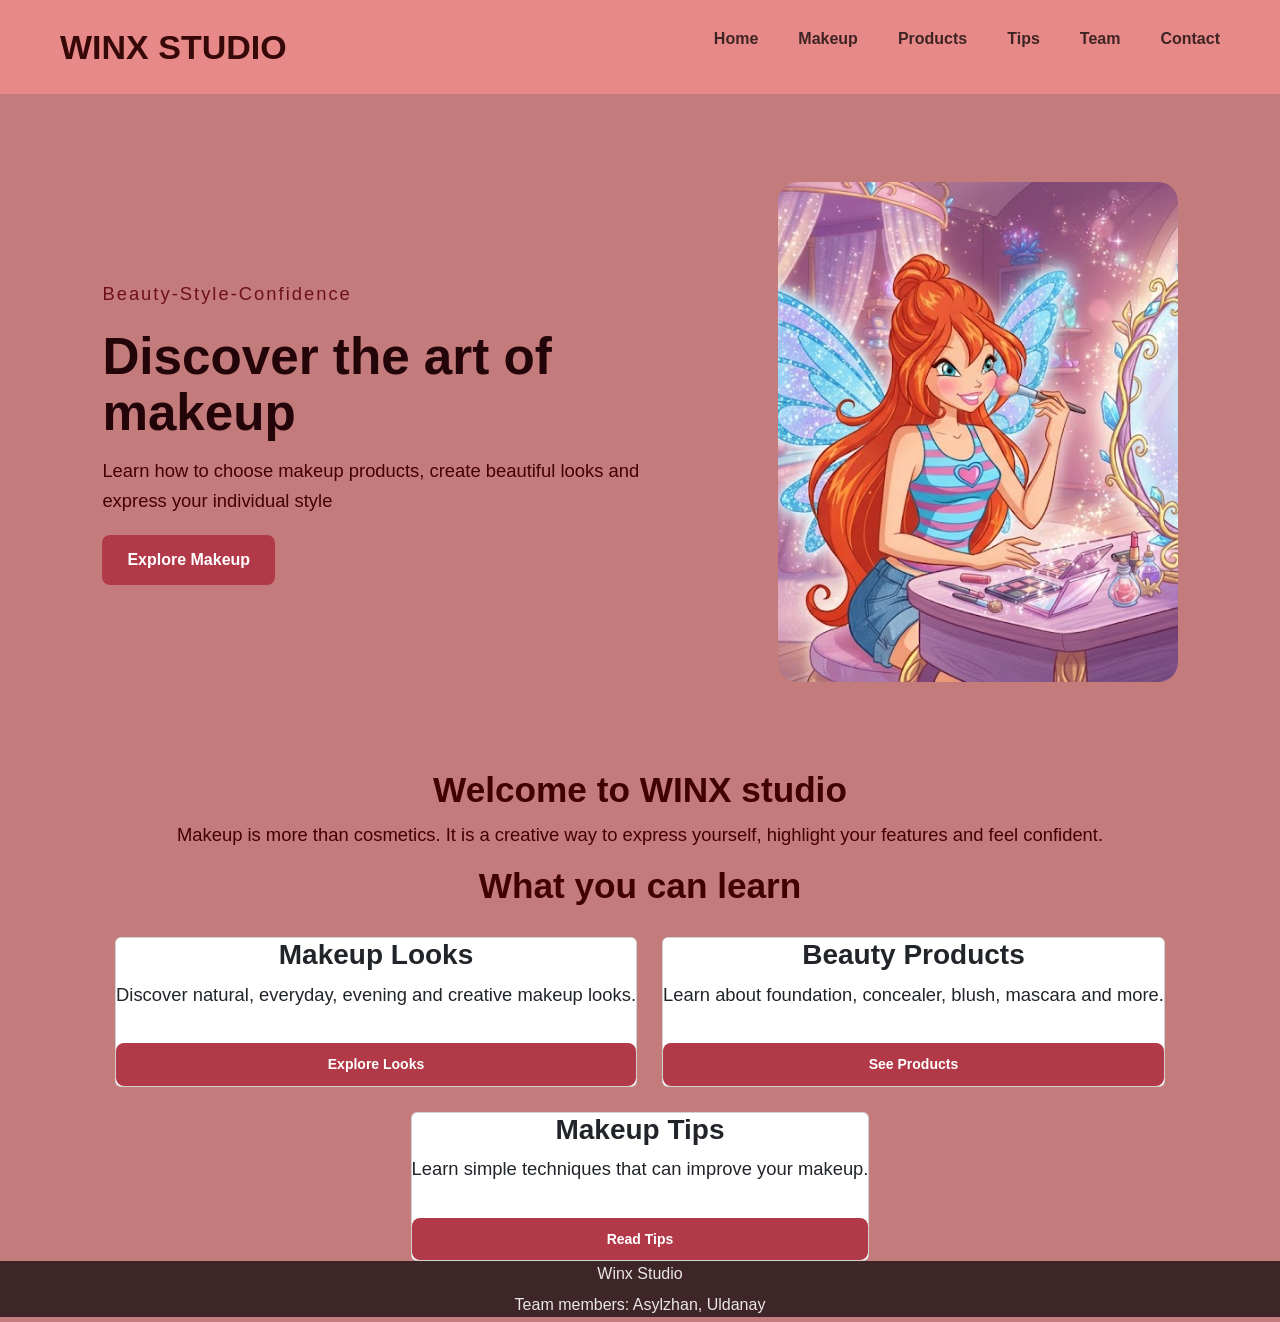
<file: index.html>
<!DOCTYPE html>
<html lang="en">
    <head>
        <meta charset="UTF-8">
        <meta name="viewport" content="width=device-width,initial-scale=1.0">
        <title>Winx Studio</title>
        <link href="https://cdn.jsdelivr.net/npm/bootstrap@5.3.3/dist/css/bootstrap.min.css"
    rel="stylesheet">

<link rel="stylesheet" href="css/style.css">
    </head>
    <body>
        <header>
            <nav class="navbar">
                <a href="index.html" class="logo">WINX STUDIO</a>
                <ul class="nav-menu">
                    <li><a href="index.html">Home</a></li>
                    <li><a href="makeup.html">Makeup</a></li>
                    <li><a href="products.html">Products</a></li>
                    <li><a href="tips.html">Tips</a></li>
                    <li><a href="team.html">Team</a></li>
                    <li><a href="contact.html">Contact</a></li>
                </ul>
            </nav>
        </header>

        <main>
            <section class="hero">
                <div class="hero-text">
                    <p class="small-title">Beauty-Style-Confidence</p>
                    <h1>Discover the art of makeup</h1>
                    <p>Learn how to choose makeup products, create beautiful looks and express your individual style</p>
                    <a href="makeup.html" class="button">Explore Makeup</a>
                </div>
                <div class="hero-image">
                    <img src="images/image.png" alt="Makeup">
                </div>
            </section>

            <section class="about-section">
                <h2>Welcome to WINX studio</h2>
                <p>
                    Makeup is more than cosmetics.
                    It is a creative way to express yourself,
                    highlight your features and feel confident.
                </p>

                <section class="cards-section">
                    <h2>What you can learn</h2>

                    <div class="cards">
                        <div class="card">
                            <h3>Makeup Looks</h3>
                            <p>
                                Discover natural, everyday,
                                evening and creative makeup looks.
                            </p>
                            <a href="makeup.html" class="btn-card">Explore Looks</a>
                        </div>

                        <div class="card">
                            <h3>Beauty Products</h3>
                            <p>
                                Learn about foundation,
                                concealer, blush, mascara and more.
                            </p>
                            <a href="products.html" class="btn-card">See Products</a>
                        </div>

                        <div class="card">
                            <h3>Makeup Tips</h3>
                            <p>
                                Learn simple techniques
                                that can improve your makeup.
                            </p>
                            <a href="tips.html" class="btn-card">Read Tips</a>
                        </div>
                    </div>
                </section>
            </section>
        </main>

        <footer>
            <p>Winx Studio</p>
            <p>Team members: Asylzhan, Uldanay</p>
        </footer>
        <script src="https://cdn.jsdelivr.net/npm/bootstrap@5.3.3/dist/js/bootstrap.bundle.min.js">
</script>
    </body>
</html>
</file>
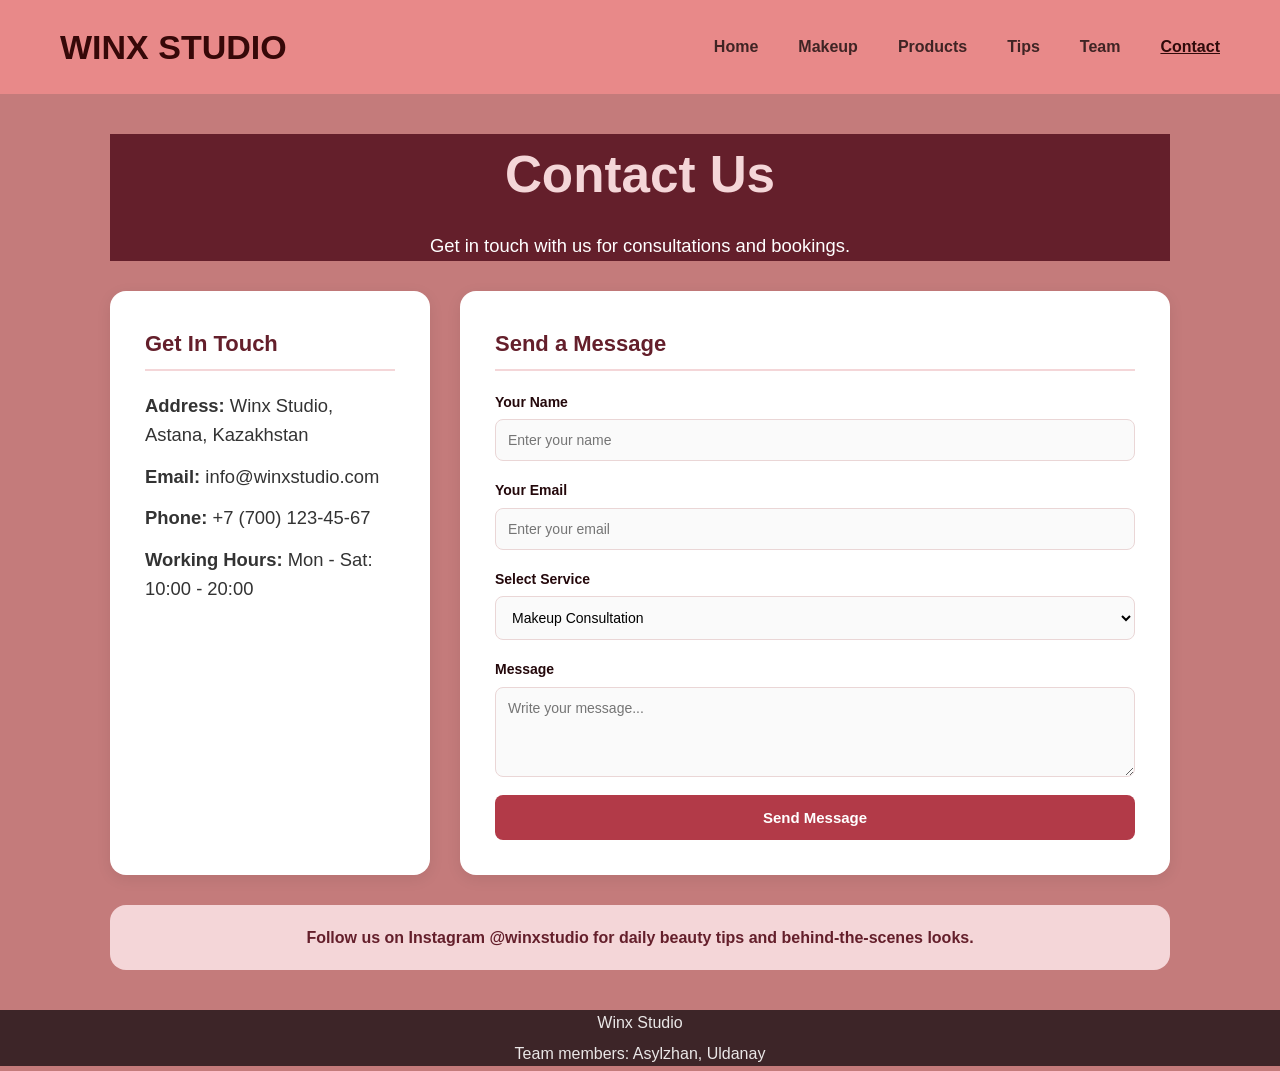
<file: contact.html>
<!DOCTYPE html>
<html lang="en">
<head>
    <meta charset="UTF-8">
    <meta name="viewport" content="width=device-width, initial-scale=1.0">
    <title>Contact Us - Winx Studio</title>
    <link rel="stylesheet" href="css/style.css">
</head>
<body>
    <header>
        <nav class="navbar">
            <a href="index.html" class="logo">WINX STUDIO</a>
            <ul class="nav-menu">
                <li><a href="index.html">Home</a></li>
                <li><a href="makeup.html">Makeup</a></li>
                <li><a href="products.html">Products</a></li>
                <li><a href="tips.html">Tips</a></li>
                <li><a href="team.html">Team</a></li>
                <li><a href="contact.html" class="active">Contact</a></li>
            </ul>
        </nav>
    </header>

    <main>
        <div class="container">
            <div class="contact-grid">
                <section class="page-title">
                    <h1>Contact Us</h1>
                    <p>Get in touch with us for consultations and bookings.</p>
                </section>

                <div class="contact-info">
                    <h3>Get In Touch</h3>
                    <p><strong>Address:</strong> Winx Studio, Astana, Kazakhstan</p>
                    <p><strong>Email:</strong> info@winxstudio.com</p>
                    <p><strong>Phone:</strong> +7 (700) 123-45-67</p>
                    <p><strong>Working Hours:</strong> Mon - Sat: 10:00 - 20:00</p>
                </div>

                <div class="contact-main">
                    <form id="contact-form">
                        <h3>Send a Message</h3>
                        <div class="form-group">
                            <label for="name">Your Name</label>
                            <input type="text" id="name" placeholder="Enter your name" required>
                        </div>

                        <div class="form-group">
                            <label for="email">Your Email</label>
                            <input type="email" id="email" placeholder="Enter your email" required>
                        </div>

                        <div class="form-group">
                            <label for="service">Select Service</label>
                            <select id="service">
                                <option value="makeup">Makeup Consultation</option>
                                <option value="products">Product Recommendation</option>
                                <option value="other">Other Query</option>
                            </select>
                        </div>

                        <div class="form-group">
                            <label for="message">Message</label>
                            <textarea id="message" rows="4" placeholder="Write your message..." required></textarea>
                        </div>

                        <button type="submit" class="btn-primary">Send Message</button>
                    </form>
                </div>

                <div class="contact-note">
                    Follow us on Instagram @winxstudio for daily beauty tips and behind-the-scenes looks.
                </div>
            </div>
        </div>
    </main>

    <footer>
        <p>Winx Studio</p>
        <p>Team members: Asylzhan, Uldanay</p>
    </footer>
</body>
</html>
</file>
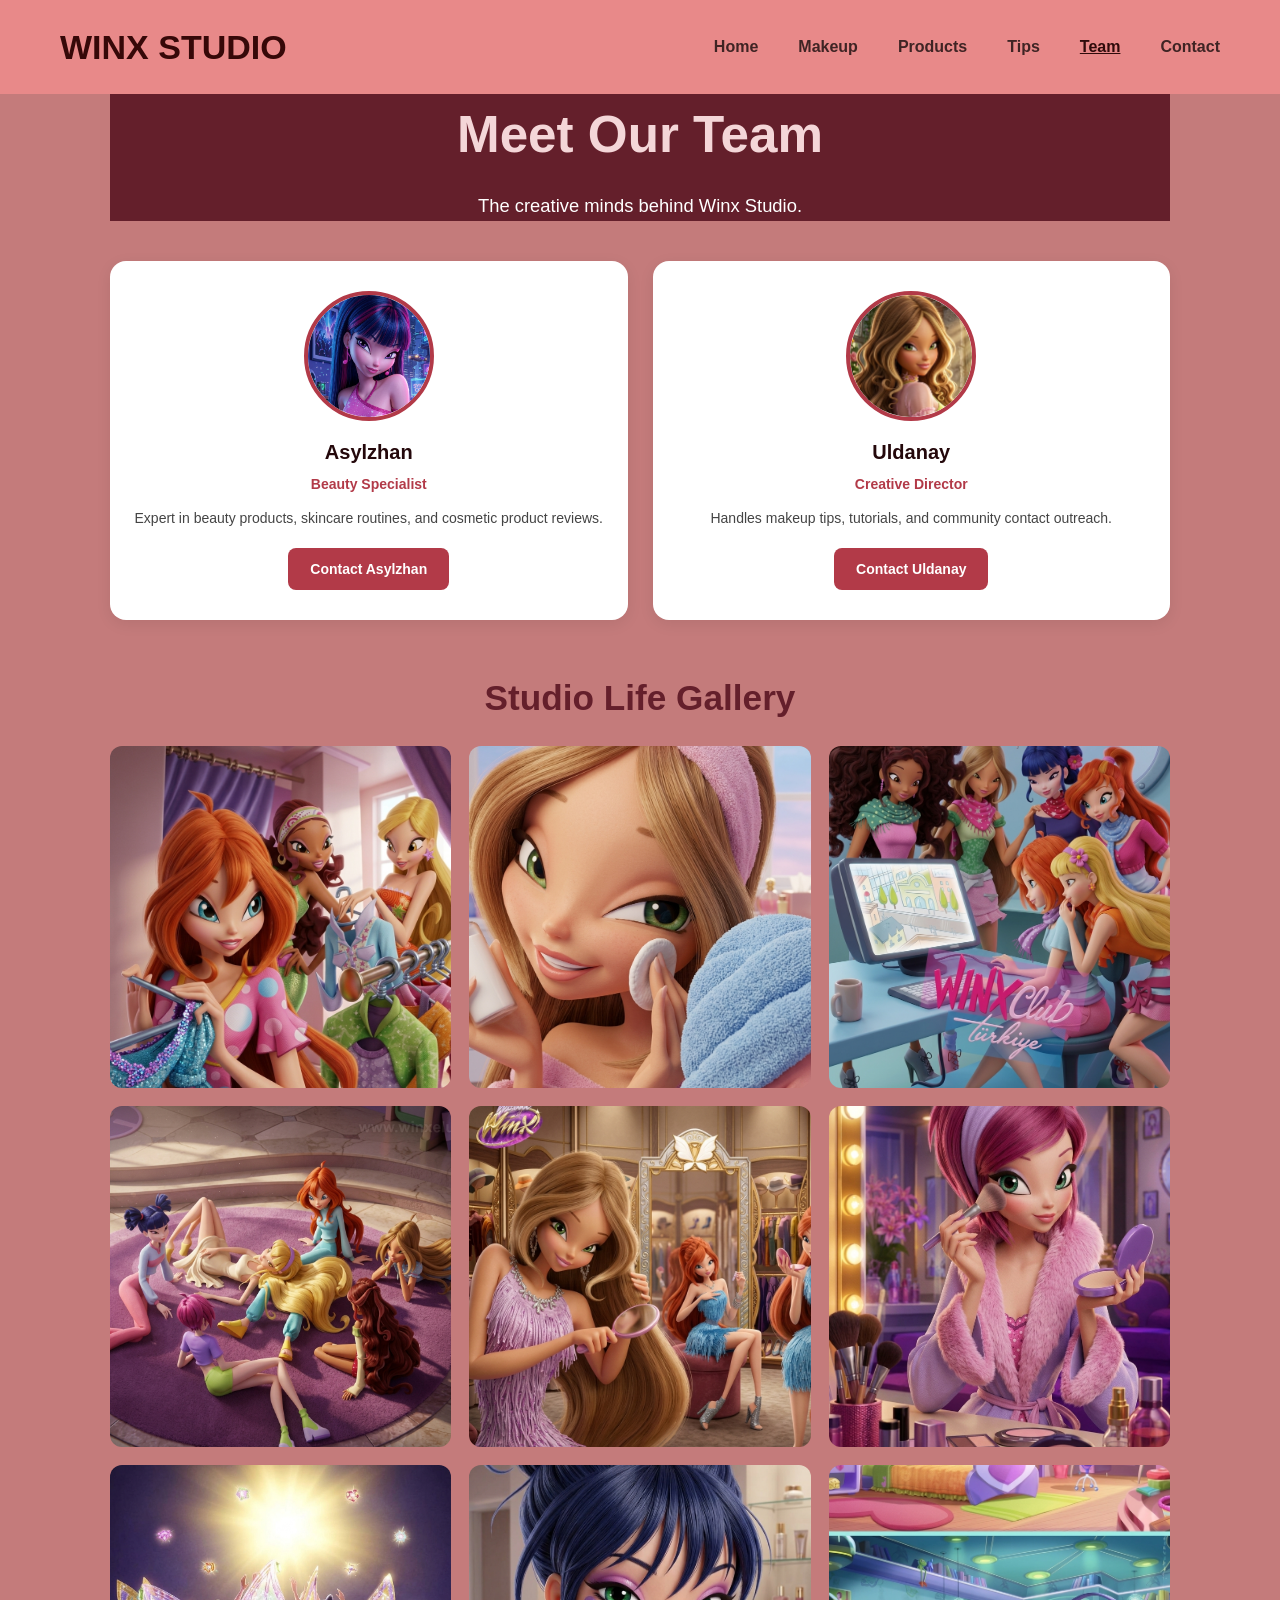
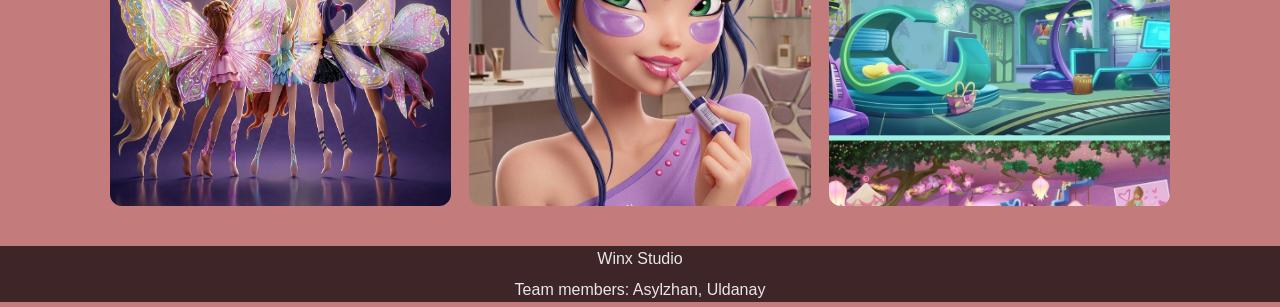
<file: team.html>
<!DOCTYPE html>
<html lang="en">
<head>
    <meta charset="UTF-8">
    <meta name="viewport" content="width=device-width, initial-scale=1.0">
    <title>Our Team - Winx Studio</title>
    <link rel="stylesheet" href="css/style.css">
</head>
<body>
    <header>
        <nav class="navbar">
            <a href="index.html" class="logo">WINX STUDIO</a>
            <ul class="nav-menu">
                <li><a href="index.html">Home</a></li>
                <li><a href="makeup.html">Makeup</a></li>
                <li><a href="products.html">Products</a></li>
                <li><a href="tips.html">Tips</a></li>
                <li><a href="team.html" class="active">Team</a></li>
                <li><a href="contact.html">Contact</a></li>
            </ul>
        </nav>
    </header>

    <main>
        <div class="container">
            <section class="page-title">
                <h1>Meet Our Team</h1>
                <p>The creative minds behind Winx Studio.</p>
            </section>

            <section class="team-grid">
                <div class="team-card">
                    <img src="images/musa.png" alt="Asylzhan" class="profile-img">
                    <h3>Asylzhan</h3>
                    <span class="role">Beauty Specialist</span>
                    <p>Expert in beauty products, skincare routines, and cosmetic product reviews.</p>
                    <a href="mailto:asylzhan@winxstudio.com" class="btn-card">Contact Asylzhan</a>
                </div>

                <div class="team-card">
                    <img src="images/flora.png" alt="Uldanay" class="profile-img">
                    <h3>Uldanay</h3>
                    <span class="role">Creative Director</span>
                    <p>Handles makeup tips, tutorials, and community contact outreach.</p>
                    <a href="mailto:uldanay@winxstudio.com" class="btn-card">Contact Uldanay</a>
                </div>
            </section>

            <h2 class="gallery-title">Studio Life Gallery</h2>
            <section class="gallery-grid">
                <div class="gallery-item">
                    <img src="images/getready.png" alt="Studio moment 1">
                    <div class="gallery-caption">Getting ready for a photoshoot</div>
                </div>
                <div class="gallery-item">
                    <img src="images/skincare.png" alt="Studio moment 2">
                    <div class="gallery-caption">Skincare consultation</div>
                </div>
                <div class="gallery-item">
                    <img src="images/meeting.png" alt="Studio moment 3">
                    <div class="gallery-caption">Creative direction meeting</div>
                </div>
                <div class="gallery-item">
                    <img src="images/behind.png" alt="Studio moment 4">
                    <div class="gallery-caption">Behind the scenes</div>
                </div>
                <div class="gallery-item">
                    <img src="images/client.png" alt="Studio moment 5">
                    <div class="gallery-caption">Client makeover</div>
                </div>
                <div class="gallery-item">
                    <img src="images/test.png" alt="Studio moment 6">
                    <div class="gallery-caption">Product testing</div>
                </div>
                <div class="gallery-item">
                    <img src="images/team.png" alt="Studio moment 7">
                    <div class="gallery-caption">Team brainstorm</div>
                </div>
                <div class="gallery-item">
                    <img src="images/final.png" alt="Studio moment 8">
                    <div class="gallery-caption">Final touches</div>
                </div>
                <div class="gallery-item">
                    <img src="images/stud.png" alt="Studio moment 9">
                    <div class="gallery-caption">Studio interior</div>
                </div>
            </section>
        </div>
    </main>

    <footer>
        <p>Winx Studio</p>
        <p>Team members: Asylzhan, Uldanay</p>
    </footer>
</body>
</html>
</file>
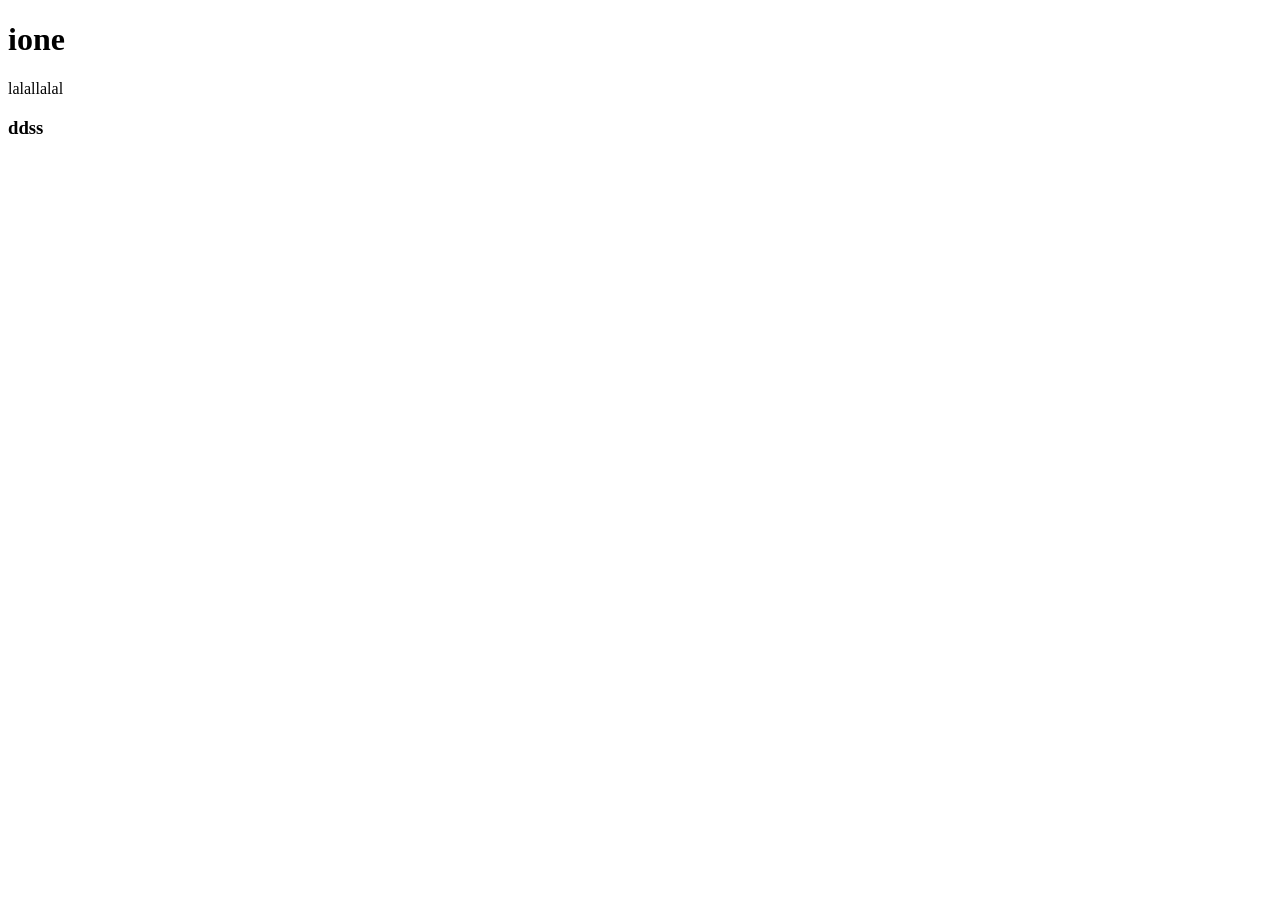
<file: v.html>
<!DOCTYPE html>
<html lang="en">
<head>
    <meta charset="UTF-8">
    <meta name="viewport" content="width=device-width, initial-scale=1.0">
    <title>Document</title>
</head>
<body>
    <div>
        <h1>ione</h1>
        <p>lalallalal</p>
        <h3>ddss</h3>
    </div>
</body>
</html>
</file>
<file: css/style.css>
* {
    margin: 0;
    padding: 0;
    box-sizing: border-box;
}

body {
    font-family: Arial;
    font-weight: 400;
    background-color: rgb(196, 123, 123);
    color: rgb(66, 1, 1);
    line-height: 1.6;
}

.container {
    max-width: 1100px;
    margin: 0 auto;
    padding: 0 20px;
}

.logo {
    font-family: Arial;
    color: rgb(54, 8, 8);
    font-size: 34px;
    font-weight: 700;
    text-decoration: none;
}

.navbar {
    display: flex;
    justify-content: space-between;
    align-items: center;
    padding: 20px 60px;
    background-color: rgba(234, 139, 139, 0.949);
}

.nav-menu {
    display: flex;
    align-items: center;
    gap: 40px;
    list-style: none;
}

.nav-menu a {
    font-family: Arial;
    color: rgb(63, 36, 36);
    text-decoration: none;
    font-weight: 600;
    transition: 0.3s;
}

.nav-menu a:hover,
.nav-menu a.active {
    color: rgb(47, 11, 11);
    text-decoration: underline;
}

.hero {
    min-height: 75vh;
    display: flex;
    align-items: center;
    justify-content: space-between;
    gap: 50px;
    padding: 70px 8%;
}

.hero-text {
    max-width: 550px;
}

.small-title {
    color: #6e101a;
    font-weight: 700;
    letter-spacing: 2px;
}

.hero h1 {
    line-height: 1.1;
    margin: 15px 0;
    color: #230509;
    font-weight: 700;
}

.hero p {
    margin-bottom: 20px;
    font-weight: 400;
}

.hero-image img {
    width: 400px;
    height: 500px;
    object-fit: cover;
    border-radius: 20px;
}


/* ===== Buttons ===== */

.button {
    display: inline-block;
    padding: 12px 25px;
    background-color: #B23A48;
    color: white;
    text-decoration: none;
    font-weight: 700;
    border-radius: 8px;
    transition: 0.3s;
}

.button:hover {
    background-color: #641F2B;
    transform: translateY(-2px);
}
.about-section,
.cards-section {
    text-align: center;
}

.cards {
    display: flex;
    justify-content: center;
    align-items: stretch;
    gap: 25px;
    margin-top: 30px;
    flex-wrap: wrap;
}

.winx-card {
    width: calc((100% - 50px) / 3);
    display: flex;
    flex-direction: column;
    align-items: center;
    background-color: white;
    border: 1px solid #ead6d6;
    border-radius: 15px;
    box-shadow: 0 5px 15px rgba(0, 0, 0, 0.08);
    transition: transform 0.25s ease, box-shadow 0.25s ease;
}

.winx-card:hover {
    transform: translateY(-8px);
    box-shadow: 0 12px 25px rgba(0, 0, 0, 0.15);
}

.winx-card h3 {
    color: #24080b;
    margin-bottom: 10px;
    font-weight: 700;
}

.winx-card p {
    flex-grow: 1;
    font-weight: 400;
}

.page-title {
    background-color: #641F2B;
    color: white;
    text-align: center;
}

.page-title h1 {
    color: #F4D6D8;
    margin-bottom: 15px;
    font-weight: 700;
}

.page-title p {
    color: white;
    font-weight: 400;
}

.content {
    width: 85%;
    max-width: 1000px;
    background-color: #FFF5F5;
    border: 2px solid #F4D6D8;
    border-radius: 20px;
}

.content h2 {
    color: #641F2B;
    margin-top: 25px;
    margin-bottom: 15px;
    border-bottom: 2px solid #B23A48;
    padding-bottom: 8px;
    font-weight: 700;
}

.content ol,
.content ul {
    padding-left: 30px;
    margin-bottom: 30px;
}

.content li {
    color: #641F2B;
    margin-bottom: 10px;
    font-weight: 400;
}

.content li::marker {
    color: #B23A48;
    font-weight: 700;
}

.content img {
    display: block;
    width: 70%;
    max-width: 600px;
    height: 400px;
    object-fit: cover;
    margin: 35px auto;
    border-radius: 20px;
    border: 5px solid #F4D6D8;
}


.highlight {
    background-color: #F4D6D8;
    border-left: 8px solid #B23A48;
    border-radius: 16px;
}

.highlight h3 {
    color: #641F2B;
    font-size: 24px;
    font-weight: 700;
    margin-bottom: 10px;
}

.highlight p {
    color: #641F2B;
    font-weight: 400;
}


.team-grid {
    display: flex;
    gap: 25px;
    justify-content: center;
    flex-wrap: wrap;
    margin: 40px 0;
}

.team-card {
    background-color: #ffffff;
    padding: 30px 20px;
    border-radius: 16px;
    text-align: center;
    flex: 1;
    min-width: 250px;
    display: flex;
    flex-direction: column;
    align-items: center;
    box-shadow: 0 4px 15px rgba(0, 0, 0, 0.08);
    transition: transform 0.25s ease, box-shadow 0.25s ease;
}

.team-card:hover {
    transform: translateY(-8px);
    box-shadow: 0 12px 25px rgba(0, 0, 0, 0.15);
}

.profile-img {
    width: 130px;
    height: 130px;
    border-radius: 50%;
    object-fit: cover;
    border: 4px solid #B23A48;
    margin-bottom: 15px;
}

.team-card h3 {
    font-size: 20px;
    color: #24080b;
    margin-bottom: 5px;
    font-weight: 700;
}

.role {
    display: inline-block;
    color: #B23A48;
    font-size: 14px;
    font-weight: 700;
    margin-bottom: 12px;
}

.team-card p {
    flex-grow: 1;
    font-size: 14px;
    color: #444444;
    font-weight: 400;
}

.btn-card {
    display: inline-block;
    margin-top: 18px;
    padding: 10px 22px;
    background-color: #B23A48;
    color: #ffffff;
    text-decoration: none;
    border-radius: 8px;
    font-size: 14px;
    font-weight: 700;
    transition: background-color 0.25s ease, transform 0.25s ease;
}

.btn-card:hover {
    background-color: #641F2B;
    transform: translateY(-2px);
}


.gallery-title {
    text-align: center;
    color: #641F2B;
    margin: 50px 0 20px;
    font-weight: 700;
}

.gallery-grid {
    display: grid;
    grid-template-columns: repeat(3, 1fr);
    gap: 18px;
    margin-bottom: 40px;
}

.gallery-item {
    position: relative;
    overflow: hidden;
    border-radius: 12px;
}

.gallery-grid .gallery-item {
    aspect-ratio: 1 / 1;
}

.gallery-grid .gallery-item img {
    width: 100%;
    height: 100%;
    object-fit: cover;
    display: block;
    transition: transform 0.35s ease;
}

.gallery-grid .gallery-item:hover img {
    transform: scale(1.08);
}

.gallery-caption {
    position: absolute;
    inset: 0;
    display: flex;
    align-items: flex-end;
    padding: 16px;
    background: linear-gradient(
        to top,
        rgba(48, 6, 10, 0.85),
        rgba(48, 6, 10, 0)
    );
    color: #ffffff;
    font-size: 15px;
    font-weight: 700;
    opacity: 0;
    transition: opacity 0.3s ease;
}

.gallery-item:hover .gallery-caption {
    opacity: 1;
}

.contact-grid {
    display: grid;
    grid-template-columns: 320px 1fr;
    grid-template-areas:
        "title title"
        "sidebar main"
        "note note";
    gap: 30px;
    margin: 40px 0;
}

.contact-grid .page-title {
    grid-area: title;
    margin-bottom: 0;
}

.contact-info {
    grid-area: sidebar;
}

.contact-main {
    grid-area: main;
}

.contact-note {
    grid-area: note;
    background-color: #F4D6D8;
    border-radius: 16px;
    padding: 20px 30px;
    text-align: center;
    color: #641F2B;
    font-weight: 700;
}

.contact-wrapper {
    display: flex;
    gap: 30px;
    margin: 40px 0;
}

.contact-info,
#contact-form {
    background-color: #ffffff;
    padding: 35px;
    border-radius: 16px;
    box-shadow: 0 4px 15px rgba(0, 0, 0, 0.08);
}

.contact-info h3,
#contact-form h3 {
    color: #641F2B;
    font-size: 22px;
    margin-bottom: 20px;
    border-bottom: 2px solid #F4D6D8;
    padding-bottom: 8px;
    font-weight: 700;
}

.contact-info p {
    margin-bottom: 12px;
    color: #333333;
    font-weight: 400;
}

#contact-form {
    flex: 1.5;
}

.form-group {
    margin-bottom: 18px;
    display: flex;
    flex-direction: column;
}

.form-group label {
    font-size: 14px;
    font-weight: 700;
    margin-bottom: 6px;
    color: #24080b;
}

.form-group input,
.form-group select,
.form-group textarea {
    padding: 12px;
    border: 1px solid #ead6d6;
    border-radius: 8px;
    background-color: #fafafa;
    font-family: Arial;
    font-size: 14px;
    font-weight: 400;
}

.form-group input:focus,
.form-group select:focus,
.form-group textarea:focus {
    outline: none;
    border-color: #B23A48;
    background-color: #ffffff;
}

.btn-primary {
    background-color: #B23A48;
    color: #ffffff;
    padding: 14px;
    border: none;
    border-radius: 8px;
    font-weight: 700;
    cursor: pointer;
    width: 100%;
    font-size: 15px;
    transition: background-color 0.3s;
}

.btn-primary:hover {
    background-color: #641F2B;
}


.products-table {
    width: 100%;
    border-collapse: collapse;
    margin: 30px 0 40px;
    background-color: white;
}

.products-table th {
    background-color: #641F2B;
    color: white;
    padding: 15px;
    text-align: left;
    font-size: 17px;
    font-weight: 700;
}

.products-table td {
    padding: 15px;
    border: 1px solid #F4D6D8;
    color: #641F2B;
    font-size: 16px;
    font-weight: 400;
}

.products-table tr:nth-child(even) {
    background-color: #FFF5F5;
}

.products-table tr:hover {
    background-color: #F4D6D8;
}

.products-table td:first-child {
    width: 60px;
    text-align: center;
    font-weight: 700;
}

.products-table td:nth-child(2) {
    width: 25%;
}

.assignment-page {
    display: grid;
    grid-template-columns: 220px 1fr;
    grid-template-areas:
        "header header"
        "sidebar main"
        "footer footer";
    min-height: 100vh;
}

.site-header {
    grid-area: header;
}

.sidebar {
    grid-area: sidebar;
    background-color: #F4D6D8;
    color: #641F2B;
}

.sidebar h2 {
    margin-bottom: 15px;
    font-weight: 700;
}

.sidebar ul {
    padding-left: 20px;
}

.sidebar li {
    margin-bottom: 10px;
    font-weight: 400;
}

.main-content {
    grid-area: main;
}

.site-footer {
    grid-area: footer;
}

.assignment-page .site-footer {
    margin-top: 0;
}


.products-section {
    text-align: center;
}

.products-section h2 {
    color: #641F2B;
    margin-bottom: 30px;
    font-weight: 700;
}

.product-cards {
    display: flex;
    gap: 25px;
    align-items: stretch;
}

.product-card {
    flex: 1;
    display: flex;
    flex-direction: column;
    background-color: #FFF5F5;
    border: 2px solid #F4D6D8;
    border-radius: 15px;
    transition: 0.3s;
}

.product-card:hover {
    transform: translateY(-8px);
    box-shadow: 0 10px 20px rgba(0, 0, 0, 0.2);
}

.product-card img {
    width: 100%;
    height: 220px;
    object-fit: cover;
    border-radius: 12px;
}

.product-card h3 {
    color: #641F2B;
    margin-top: 20px;
    margin-bottom: 10px;
    font-weight: 700;
}

.product-card p {
    flex-grow: 1;
    margin-bottom: 20px;
    font-weight: 400;
}

.card-button {
    display: inline-block;
    background-color: #B23A48;
    color: white;
    text-decoration: none;
    padding: 10px 20px;
    border-radius: 8px;
    font-weight: 700;
    transition: 0.3s;
}

.card-button:hover {
    background-color: #641F2B;
}


.gallery-section h2 {
    color: #641F2B;
    text-align: center;
    margin-bottom: 30px;
    font-weight: 700;
}

.gallery {
    display: grid;
    grid-template-columns: repeat(3, 1fr);
    gap: 20px;
}

.gallery .gallery-item {
    border-radius: 15px;
}

.gallery .gallery-item img {
    width: 100%;
    height: 250px;
    object-fit: cover;
    display: block;
    transition: 0.3s;
}

.caption {
    position: absolute;
    bottom: 0;
    left: 0;
    width: 100%;
    padding: 15px;
    background-color: rgba(100, 31, 43, 0.85);
    color: white;
    text-align: center;
    opacity: 0;
    transition: 0.3s;
    font-weight: 700;
}

.gallery-item:hover .caption {
    opacity: 1;
}

.gallery .gallery-item:hover img {
    transform: scale(1.05);
}


.home-page {
    background-color: #fff7f7;
}

.home-hero {
    width: 88%;
    max-width: 1200px;
    margin: 45px auto 70px;
    display: flex;
    align-items: center;
    justify-content: space-between;
    gap: 55px;
    padding: 50px;
    background-color: #FFF5F5;
    border: 2px solid #F4D6D8;
    border-radius: 24px;
    box-shadow: 0 8px 25px rgba(100, 31, 43, 0.08);
}

.home-hero-text,
.home-hero-image {
    flex: 1;
}

.home-hero-text h1 {
    font-size: 52px;
    line-height: 1.1;
    color: #641F2B;
    margin: 12px 0 20px;
    font-weight: 700;
}

.home-hero-description {
    max-width: 540px;
    font-size: 18px;
    line-height: 1.7;
    color: #5d3439;
    margin-bottom: 28px;
    font-weight: 400;
}

.home-actions {
    display: flex;
    gap: 15px;
    flex-wrap: wrap;
}

.home-primary-button,
.home-secondary-button {
    display: inline-block;
    padding: 13px 25px;
    text-decoration: none;
    font-weight: 700;
    border: 2px solid #B23A48;
    border-radius: 10px;
    transition: 0.3s;
}

.home-primary-button {
    background-color: #B23A48;
    color: white;
    box-shadow: 0 5px 12px rgba(100, 31, 43, 0.18);
}

.home-primary-button:hover {
    background-color: #641F2B;
    border-color: #641F2B;
    transform: translateY(-3px);
    box-shadow: 0 8px 16px rgba(100, 31, 43, 0.25);
}

.home-secondary-button {
    background-color: transparent;
    color: #641F2B;
}

.home-secondary-button:hover {
    background-color: #F4D6D8;
    transform: translateY(-3px);
}

.home-hero-image img {
    width: 100%;
    height: 430px;
    object-fit: cover;
    display: block;
    border-radius: 20px;
}

.home-about {
    width: 75%;
    max-width: 850px;
    margin: 0 auto 70px;
    text-align: center;
}

.home-about h2 {
    color: #641F2B;
    font-size: 34px;
    margin: 10px 0 18px;
    font-weight: 700;
}

.home-about p {
    line-height: 1.7;
    font-weight: 400;
}

.home-cards-section {
    width: 88%;
    max-width: 1200px;
    margin: 0 auto 70px;
    text-align: center;
}

.home-cards-section h2 {
    color: #641F2B;
    font-size: 34px;
    margin-bottom: 10px;
    font-weight: 700;
}

.home-section-description {
    margin-bottom: 30px;
    font-weight: 400;
}

.home-cards {
    display: flex;
    gap: 25px;
    align-items: stretch;
}

.home-card {
    flex: 1;
    display: flex;
    flex-direction: column;
    padding: 30px;
    background-color: #FFF5F5;
    border: 2px solid #F4D6D8;
    border-radius: 18px;
    box-shadow: 0 5px 15px rgba(100, 31, 43, 0.07);
    transition: 0.3s;
}

.home-card:hover {
    transform: translateY(-6px);
    box-shadow: 0 10px 22px rgba(100, 31, 43, 0.14);
}

.home-card h3 {
    color: #641F2B;
    font-size: 23px;
    margin-bottom: 12px;
    font-weight: 700;
}

.home-card p {
    flex-grow: 1;
    line-height: 1.6;
    margin-bottom: 22px;
    font-weight: 400;
}

.home-card-link {
    display: inline-block;
    padding: 10px 18px;
    background-color: #B23A48;
    color: white;
    text-decoration: none;
    font-weight: 700;
    border-radius: 9px;
    transition: 0.3s;
}

.home-card-link:hover {
    background-color: #641F2B;
}

footer {
    background-color: #3d2528;
    color: rgb(234, 231, 231);
    text-align: center;
}

footer p {
    font-weight: 400;
}

@media (max-width: 900px) {

    .assignment-page {
        grid-template-columns: 1fr;
        grid-template-areas:
            "header"
            "sidebar"
            "main"
            "footer";
    }

    .navbar {
        flex-direction: column;
        gap: 20px;
    }

    .nav-menu {
        flex-wrap: wrap;
        justify-content: center;
        gap: 20px;
    }

    .product-cards,
    .home-cards {
        flex-direction: column;
        align-items: center;
    }

    .winx-card {
        width: 100%;
        max-width: 600px;
    }

    .gallery {
        grid-template-columns: repeat(2, 1fr);
    }

    .home-hero {
        flex-direction: column;
        padding: 35px;
    }

    .home-hero-text {
        text-align: center;
    }

    .home-hero-description {
        margin-left: auto;
        margin-right: auto;
    }

    .home-actions {
        justify-content: center;
    }

    .home-hero-image {
        width: 100%;
    }
}

@media (max-width: 768px) {

    .contact-grid {
        grid-template-columns: 1fr;
        grid-template-areas:
            "title"
            "sidebar"
            "main"
            "note";
    }

    .contact-wrapper {
        flex-direction: column;
    }
}

@media (max-width: 700px) {

    .gallery-grid {
        grid-template-columns: repeat(2, 1fr);
    }
}

@media (max-width: 600px) {

    .navbar {
        padding: 20px;
    }

    .nav-menu {
        gap: 15px;
    }

    .page-title {
        padding: 45px 20px;
    }

    .page-title h1 {
        font-size: 38px;
    }

    .content {
        width: 92%;
        padding: 25px;
    }

    .content img {
        width: 100%;
        height: 300px;
    }

    .products-section,
    .gallery-section {
        padding: 25px;
    }

    .gallery,
    .gallery-grid {
        grid-template-columns: 1fr;
    }

    .hero {
        flex-direction: column;
        padding: 45px 8%;
    }

    .hero h1 {
        font-size: 42px;
    }

    .hero-image img {
        width: 100%;
        max-width: 400px;
        height: 420px;
    }

    .home-hero {
        width: 92%;
        padding: 25px;
    }

    .home-hero-text h1 {
        font-size: 38px;
    }

    .home-hero-image img {
        height: 300px;
    }

    .home-about,
    .home-cards-section {
        width: 90%;
    }

    .home-actions {
        flex-direction: column;
    }

    .home-primary-button,
    .home-secondary-button {
        width: 100%;
        text-align: center;
    }
}

.winx-navbar {
    background-color: rgba(234, 139, 139, 0.949);
}

.winx-navbar .logo {
    color: rgb(54, 8, 8);
    font-size: 34px;
    font-weight: 700;
    text-decoration: none;
}

.winx-navbar .nav-link {
    color: rgb(63, 36, 36);
    font-weight: 600;
}

.winx-navbar .nav-link:hover,
.winx-navbar .nav-link.active {
    color: rgb(47, 11, 11);
    text-decoration: underline;
}


.btn-danger {
    --bs-btn-bg: #B23A48;
    --bs-btn-border-color: #B23A48;
    --bs-btn-hover-bg: #641F2B;
    --bs-btn-hover-border-color: #641F2B;
    --bs-btn-active-bg: #641F2B;
    --bs-btn-active-border-color: #641F2B;
    --bs-btn-disabled-bg: #B23A48;
    --bs-btn-disabled-border-color: #B23A48;
    --bs-btn-focus-shadow-rgb: 178, 58, 72;
}

.btn-outline-danger {
    --bs-btn-color: #641F2B;
    --bs-btn-border-color: #B23A48;
    --bs-btn-hover-bg: #B23A48;
    --bs-btn-hover-border-color: #B23A48;
    --bs-btn-active-bg: #641F2B;
    --bs-btn-active-border-color: #641F2B;
    --bs-btn-focus-shadow-rgb: 178, 58, 72;
}


.carousel-item img {
    height: 420px;
    object-fit: cover;
}

.carousel-caption {
    background: rgba(48, 6, 10, 0.8);
    border-radius: 8px;
}

.carousel-caption p {
    font-size: 1rem;
    font-weight: 400;
}

@media (max-width: 600px) {

    .carousel-item img {
        height: 260px;
    }
}


h1 {
    font-family: Arial;
    font-weight: 700;
    font-size: 1.9rem;
}

h2 {
    font-family: Arial;
    font-weight: 700;
    font-size: 1.4rem;
}

h3,
h4,
h5,
h6 {
    font-family: Arial;
    font-weight: 700;
}

main p,
main li,
.sidebar li {
    font-family: Arial;
    font-size: 1rem;
    font-weight: 400;
}

@media (min-width: 600px) {

    h1 {
        font-size: 2.5rem;
    }

    h2 {
        font-size: 1.8rem;
    }

    main p,
    main li,
    .sidebar li {
        font-size: 1.05rem;
    }
}

@media (min-width: 992px) {

    h1 {
        font-size: 3.2rem;
    }

    h2 {
        font-size: 2.2rem;
    }

    main p,
    main li,
    .sidebar li {
        font-size: 1.15rem;
    }
}


.cards {
    flex-wrap: wrap;
}

.winx-card {
    width: calc((100% - 50px) / 3);
}

@media (max-width: 991px) {

    .cards {
        flex-direction: row;
        align-items: stretch;
    }

    .winx-card {
        width: calc((100% - 25px) / 2);
        max-width: none;
    }
}

@media (max-width: 599px) {

    .cards {
        flex-direction: column;
        align-items: stretch;
    }

    .winx-card {
        width: 100%;
    }
}
@media (max-width: 900px) {
    .winx-navbar.navbar {
        flex-direction: row;
        gap: 0;
        flex-wrap: wrap;
    }
}


.page-section {
    width: 92%;
    max-width: 1180px;
    margin: 0 auto;
}

.section-heading {
    color: #641F2B;
    text-align: center;
    margin-bottom: 30px;
}


.makeup-card {
    height: 100%;
    background-color: #ffffff;

    border: 1px solid #ead6d6;
    border-radius: 16px;

    overflow: hidden;

    box-shadow:
        0 5px 15px
        rgba(0, 0, 0, 0.08);

    transition:
        transform 0.25s ease,
        box-shadow 0.25s ease;
}

.makeup-card:hover {
    transform: translateY(-7px);

    box-shadow:
        0 12px 25px
        rgba(0, 0, 0, 0.15);
}

.makeup-card-img {
    width: 100%;
    height: 260px;

    object-fit: cover;

    display: block;
}

.makeup-card .card-body {
    display: flex;
    flex-direction: column;

    padding: 25px;
}

.makeup-card .card-title {
    color: #641F2B;
}

.makeup-card .card-text {
    flex-grow: 1;

    color: #444444;
}


.products-page .product-card {
    height: 100%;
}

.products-page .product-card .btn {
    margin-top: auto;
}

.product-guide {
    width: 92%;
    max-width: 1050px;

    margin: 20px auto 60px;

    padding: 35px;

    background-color: #FFF5F5;

    border: 2px solid #F4D6D8;
    border-radius: 20px;
}

.product-guide h2 {
    color: #641F2B;

    margin-bottom: 20px;
}

.product-guide ol {
    padding-left: 25px;
}

.product-guide li {
    color: #641F2B;

    margin-bottom: 10px;
}

.product-tip-grid {
    display: grid;

    grid-template-columns:
        repeat(3, 1fr);

    gap: 18px;

    margin-top: 20px;
}

.product-tip-item {
    padding: 20px;

    background-color: #F4D6D8;

    color: #641F2B;

    border-radius: 14px;

    text-align: center;
}


.tips-content {
    width: 92%;
    max-width: 1000px;

    margin: 0 auto 50px;

    padding: 35px;

    background-color: #FFF5F5;

    border: 2px solid #F4D6D8;
    border-radius: 20px;
}

.tips-content h2 {
    color: #641F2B;

    margin-bottom: 20px;
}

.tips-content ol,
.tips-content ul {
    padding-left: 25px;
}

.tips-content li {
    color: #641F2B;

    margin-bottom: 10px;
}


.tips-page .gallery-section {
    width: 92%;
    max-width: 1180px;

    margin: 0 auto;

    padding: 30px 0 60px;
}

.tips-page .gallery {
    width: 100%;

    display: grid;

    grid-template-columns:
        repeat(3, 1fr);

    gap: 20px;
}

.tips-page .gallery-item {
    position: relative;

    height: 280px;

    overflow: hidden;

    border-radius: 16px;

    box-shadow:
        0 5px 15px
        rgba(0, 0, 0, 0.08);
}

.tips-page .gallery-item img {
    width: 100%;
    height: 100%;

    object-fit: cover;

    transition: 0.3s;
}

.tips-page .gallery-item:hover img {
    transform: scale(1.06);
}


footer p {
    margin-bottom: 5px;
}


@media (max-width: 900px) {

    .product-tip-grid {
        grid-template-columns: 1fr;
    }

    .tips-page .gallery {
        grid-template-columns:
            repeat(2, 1fr);
    }

}

@media (max-width: 600px) {

    .makeup-card-img {
        height: 220px;
    }
    .product-guide,
    .tips-content {
        width: 92%;

        padding: 25px;
    }

    .tips-page .gallery {
        grid-template-columns: 1fr;
    }

    .tips-page .gallery-item {
        height: 260px;
    }

}
</file>
